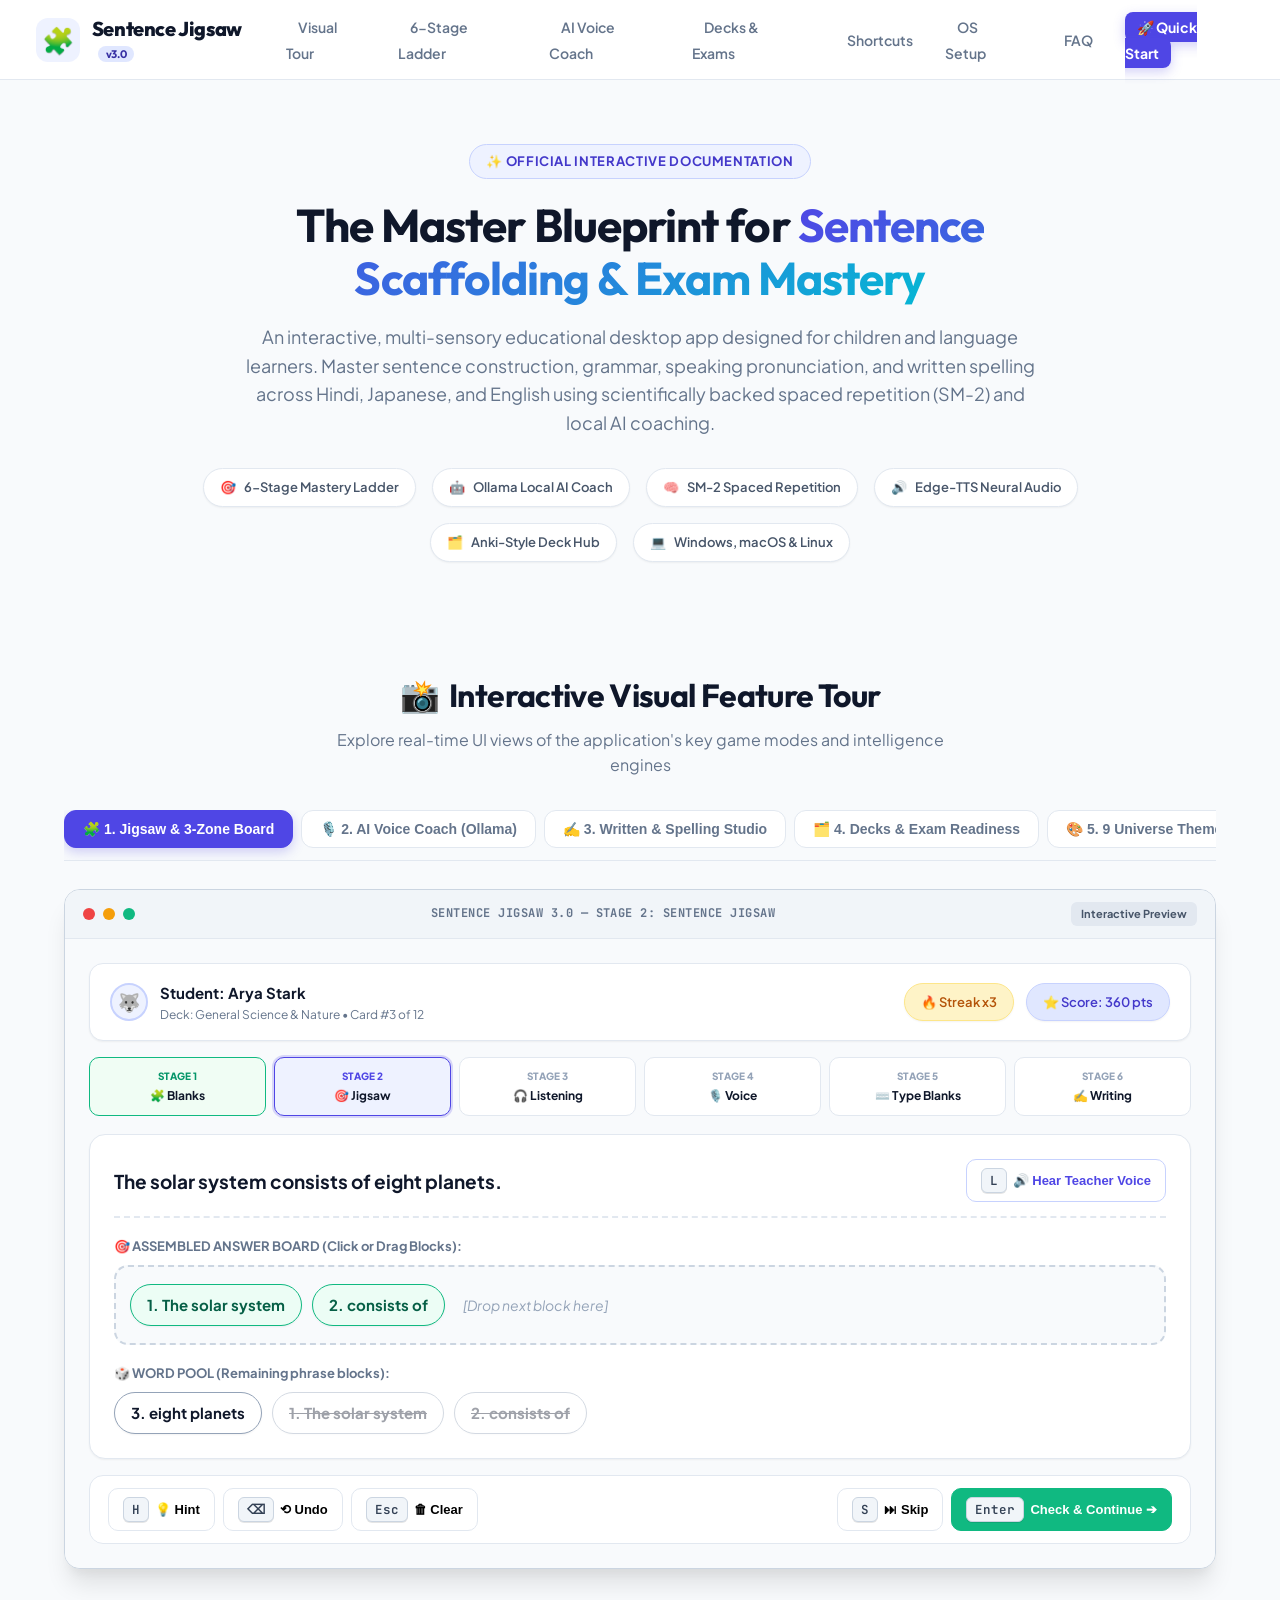
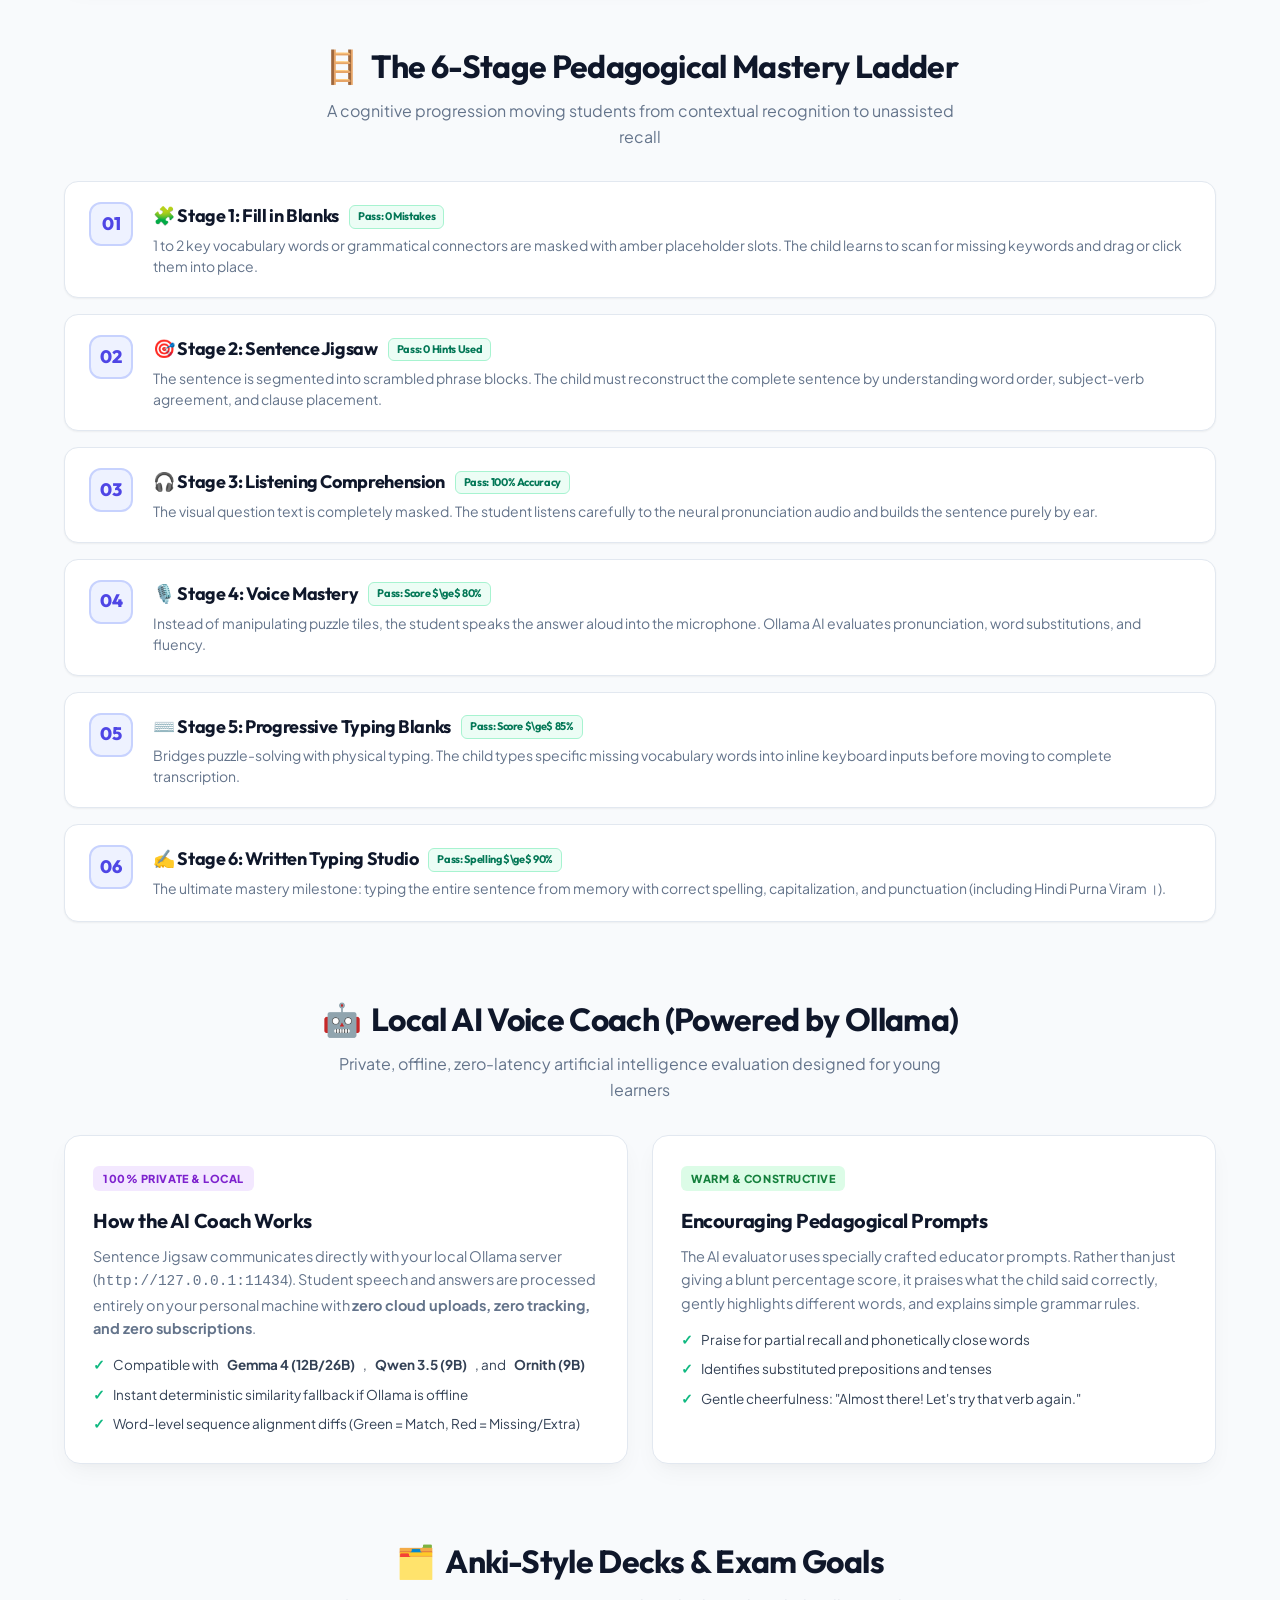
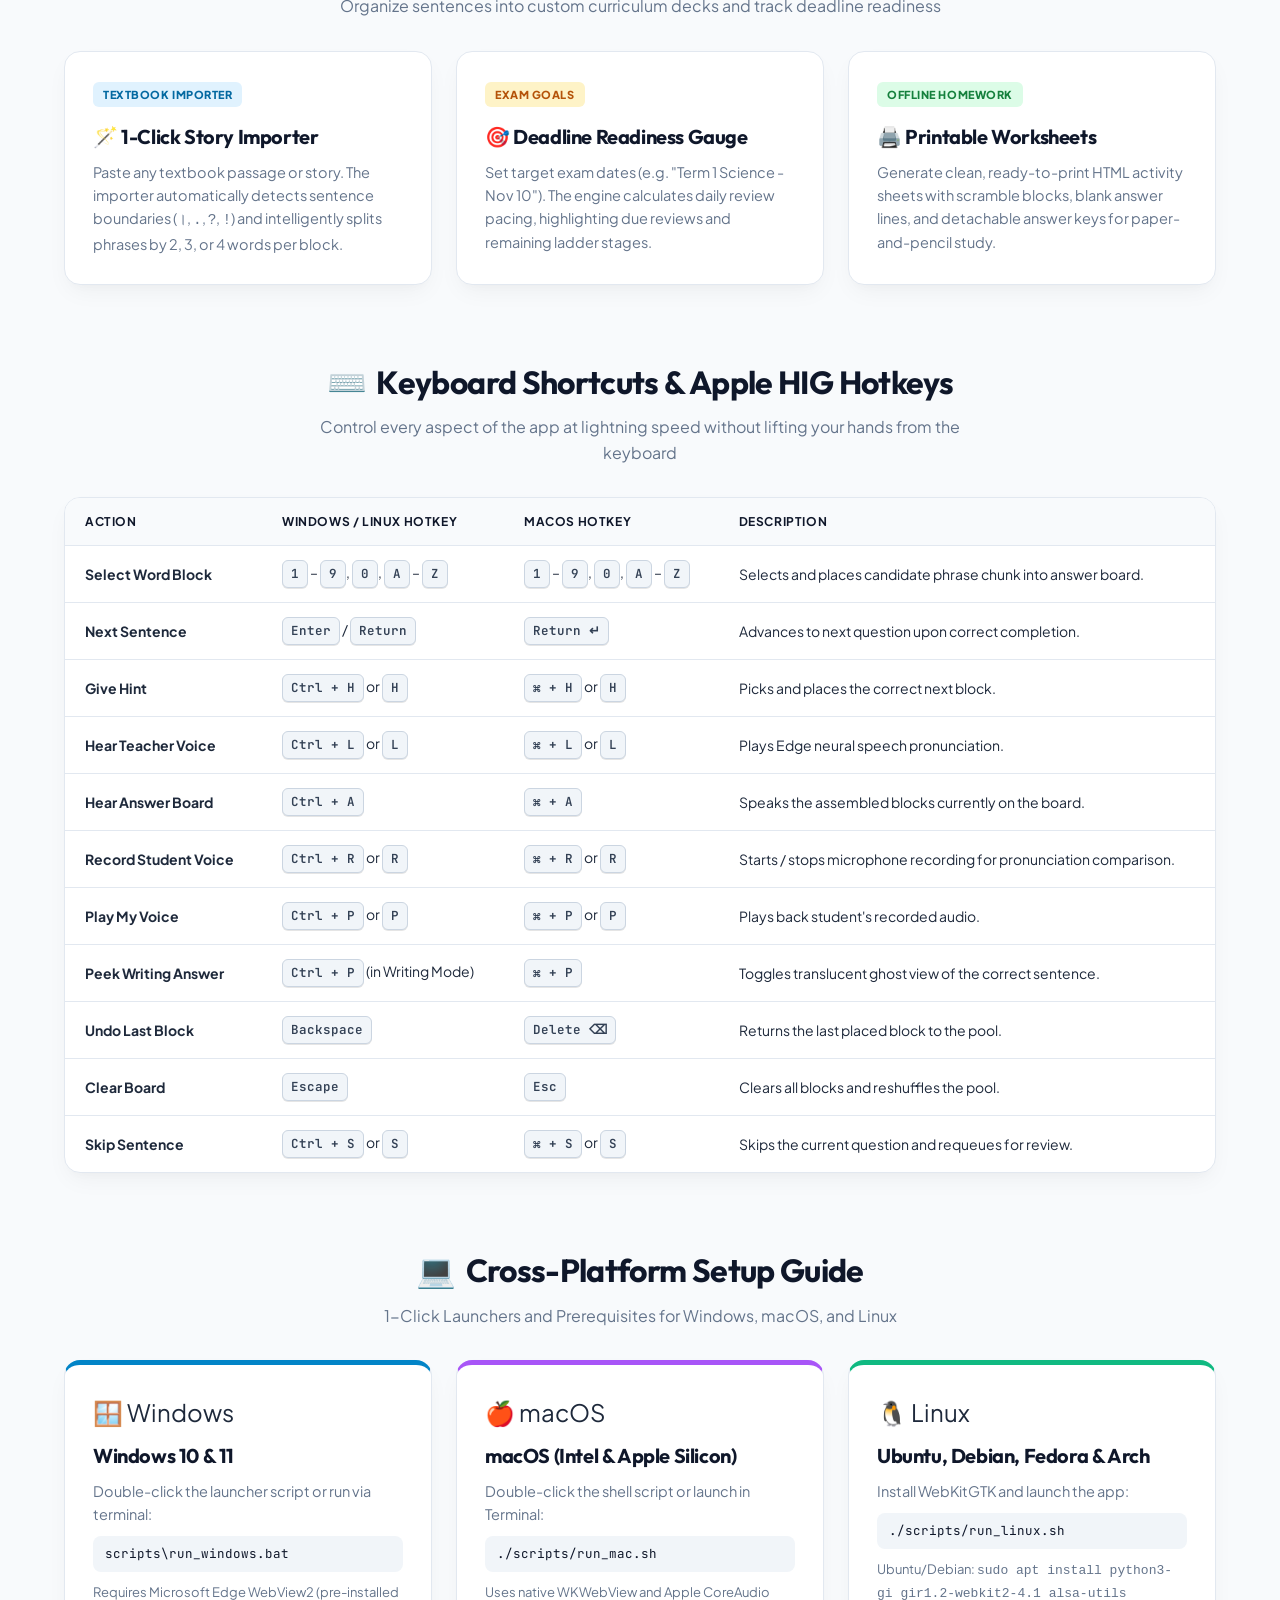
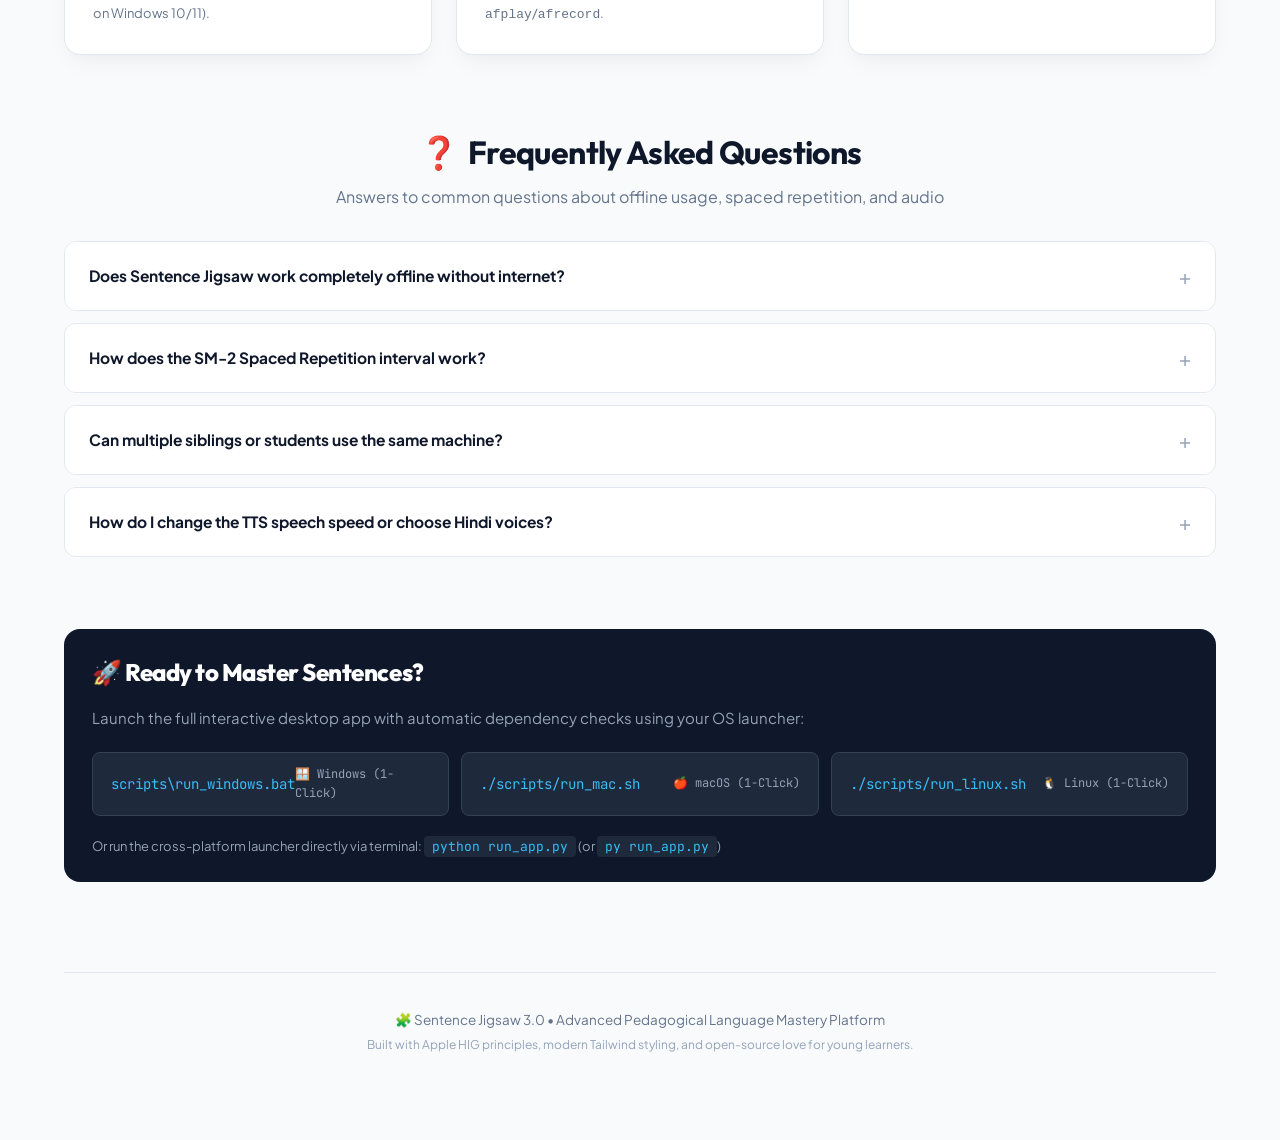
<file: docs/index.html>
<!DOCTYPE html>
<html lang="en">
<head>
  <meta charset="UTF-8">
  <meta name="viewport" content="width=device-width, initial-scale=1.0">
  <title>🧩 Sentence Jigsaw 3.0 — Comprehensive User Guide & Visual Feature Manual</title>
  <link rel="preconnect" href="https://fonts.googleapis.com">
  <link rel="preconnect" href="https://fonts.gstatic.com" crossorigin>
  <link href="https://fonts.googleapis.com/css2?family=Outfit:wght@400;500;600;700;800&family=Plus+Jakarta+Sans:wght@400;500;600;700&family=JetBrains+Mono:wght@400;600&display=swap" rel="stylesheet">
  <style>
    :root {
      --primary: #4f46e5;
      --primary-hover: #4338ca;
      --primary-light: #eef2ff;
      --accent: #0284c7;
      --success: #10b981;
      --warning: #f59e0b;
      --danger: #ef4444;
      --dark: #0f172a;
      --surface: #ffffff;
      --bg: #f8fafc;
      --text-main: #1e293b;
      --text-muted: #64748b;
      --border: #e2e8f0;
      --radius: 16px;
      --shadow-sm: 0 1px 2px 0 rgba(0, 0, 0, 0.05);
      --shadow: 0 10px 25px -5px rgba(0, 0, 0, 0.05), 0 8px 10px -6px rgba(0, 0, 0, 0.02);
      --shadow-lg: 0 20px 25px -5px rgba(0, 0, 0, 0.1), 0 10px 10px -5px rgba(0, 0, 0, 0.04);
    }

    * { margin: 0; padding: 0; box-sizing: border-box; }

    body {
      font-family: 'Plus Jakarta Sans', sans-serif;
      background-color: var(--bg);
      color: var(--text-main);
      line-height: 1.6;
      padding-bottom: 90px;
    }

    h1, h2, h3, h4 {
      font-family: 'Outfit', sans-serif;
      font-weight: 700;
      letter-spacing: -0.02em;
    }

    /* Top Sticky Navigation Bar */
    nav {
      position: sticky;
      top: 0;
      background: rgba(255, 255, 255, 0.92);
      backdrop-filter: blur(14px);
      border-bottom: 1px solid var(--border);
      padding: 14px 36px;
      display: flex;
      justify-content: space-between;
      align-items: center;
      z-index: 1000;
    }

    .nav-brand {
      display: flex;
      align-items: center;
      gap: 12px;
      text-decoration: none;
      color: var(--dark);
    }

    .brand-icon {
      font-size: 26px;
      display: flex;
      align-items: center;
      justify-content: center;
      width: 44px;
      height: 44px;
      background: var(--primary-light);
      border-radius: 12px;
    }

    .brand-text h1 {
      font-size: 20px;
      font-weight: 800;
      color: var(--dark);
      line-height: 1.1;
    }

    .brand-badge {
      display: inline-block;
      font-size: 11px;
      font-weight: 700;
      background: #e0e7ff;
      color: #3730a3;
      padding: 2px 8px;
      border-radius: 999px;
      margin-left: 6px;
    }

    .nav-links {
      display: flex;
      gap: 20px;
      list-style: none;
      align-items: center;
    }

    .nav-links a {
      text-decoration: none;
      color: var(--text-muted);
      font-weight: 600;
      font-size: 14px;
      transition: color 0.15s ease;
      padding: 6px 12px;
      border-radius: 8px;
    }

    .nav-links a:hover {
      color: var(--primary);
      background: var(--primary-light);
    }

    .nav-cta {
      background: var(--primary);
      color: white !important;
      font-weight: 700 !important;
      box-shadow: 0 4px 12px rgba(79, 70, 229, 0.25);
    }

    .nav-cta:hover {
      background: var(--primary-hover) !important;
    }

    /* Hero Banner */
    .hero {
      text-align: center;
      padding: 64px 24px 36px;
      max-width: 960px;
      margin: 0 auto;
    }

    .hero-pill {
      display: inline-flex;
      align-items: center;
      gap: 8px;
      background: #eef2ff;
      border: 1px solid #c7d2fe;
      color: #4338ca;
      padding: 6px 16px;
      border-radius: 999px;
      font-size: 13px;
      font-weight: 700;
      margin-bottom: 20px;
      text-transform: uppercase;
      letter-spacing: 0.05em;
    }

    .hero h2 {
      font-size: 46px;
      line-height: 1.15;
      color: var(--dark);
      margin-bottom: 18px;
    }

    .hero h2 span {
      background: linear-gradient(135deg, #4f46e5 0%, #06b6d4 100%);
      -webkit-background-clip: text;
      -webkit-text-fill-color: transparent;
    }

    .hero p {
      font-size: 18px;
      color: var(--text-muted);
      line-height: 1.6;
      max-width: 800px;
      margin: 0 auto 30px;
    }

    .hero-quick-meta {
      display: flex;
      justify-content: center;
      flex-wrap: wrap;
      gap: 16px;
      margin-top: 20px;
    }

    .meta-chip {
      background: white;
      border: 1px solid var(--border);
      padding: 8px 16px;
      border-radius: 999px;
      font-size: 13px;
      font-weight: 600;
      color: #475569;
      display: flex;
      align-items: center;
      gap: 8px;
      box-shadow: var(--shadow-sm);
    }

    /* Container */
    .container {
      max-width: 1200px;
      margin: 0 auto;
      padding: 0 24px;
    }

    /* Section Layout */
    section {
      margin-top: 72px;
      scroll-margin-top: 90px;
    }

    .section-head {
      margin-bottom: 32px;
      text-align: center;
    }

    .section-head h3 {
      font-size: 32px;
      color: var(--dark);
      display: flex;
      align-items: center;
      justify-content: center;
      gap: 10px;
    }

    .section-head p {
      color: var(--text-muted);
      font-size: 16px;
      margin-top: 6px;
      max-width: 650px;
      margin-left: auto;
      margin-right: auto;
    }

    /* Mockup Screenshot Frame */
    .window-frame {
      background: white;
      border-radius: var(--radius);
      border: 1px solid #cbd5e1;
      box-shadow: var(--shadow-lg);
      overflow: hidden;
      margin: 28px 0 40px;
    }

    .window-titlebar {
      background: #f1f5f9;
      border-bottom: 1px solid #e2e8f0;
      padding: 12px 18px;
      display: flex;
      align-items: center;
      justify-content: space-between;
    }

    .traffic-lights {
      display: flex;
      gap: 8px;
    }

    .light {
      width: 12px;
      height: 12px;
      border-radius: 50%;
    }

    .light.red { background: #ef4444; }
    .light.yellow { background: #f59e0b; }
    .light.green { background: #10b981; }

    .window-title {
      font-size: 12px;
      font-weight: 700;
      color: #64748b;
      letter-spacing: 0.04em;
      text-transform: uppercase;
      font-family: 'JetBrains Mono', monospace;
    }

    .window-action-tag {
      font-size: 11px;
      font-weight: 700;
      background: #e2e8f0;
      color: #475569;
      padding: 3px 10px;
      border-radius: 6px;
    }

    .window-content {
      padding: 24px;
      background: #f8fafc;
    }

    /* Interactive Screenshot Tabs */
    .screenshot-switcher {
      display: flex;
      gap: 8px;
      overflow-x: auto;
      padding-bottom: 12px;
      margin-bottom: 20px;
      border-bottom: 1px solid var(--border);
    }

    .tab-btn {
      background: white;
      border: 1px solid var(--border);
      color: var(--text-muted);
      padding: 10px 18px;
      border-radius: 12px;
      font-size: 14px;
      font-weight: 700;
      cursor: pointer;
      display: flex;
      align-items: center;
      gap: 8px;
      transition: all 0.2s;
      white-space: nowrap;
    }

    .tab-btn:hover {
      background: #f1f5f9;
      color: var(--dark);
    }

    .tab-btn.active {
      background: var(--primary);
      border-color: var(--primary);
      color: white;
      box-shadow: 0 4px 12px rgba(79, 70, 229, 0.25);
    }

    .tab-view {
      display: none;
    }

    .tab-view.active {
      display: block;
      animation: fadeIn 0.25s ease-in-out;
    }

    @keyframes fadeIn {
      from { opacity: 0; transform: translateY(4px); }
      to { opacity: 1; transform: translateY(0); }
    }

    /* UI Simulation Components */
    .mock-header {
      background: white;
      border: 1px solid var(--border);
      border-radius: 14px;
      padding: 16px 20px;
      display: flex;
      justify-content: space-between;
      align-items: center;
      margin-bottom: 16px;
      box-shadow: var(--shadow-sm);
    }

    .mock-profile {
      display: flex;
      align-items: center;
      gap: 12px;
    }

    .avatar-circle {
      width: 38px;
      height: 38px;
      background: #eef2ff;
      border-radius: 50%;
      display: flex;
      align-items: center;
      justify-content: center;
      font-size: 18px;
      border: 2px solid #c7d2fe;
    }

    .mock-stages-ladder {
      display: grid;
      grid-template-columns: repeat(6, 1fr);
      gap: 8px;
      margin-bottom: 18px;
    }

    .ladder-pill {
      background: white;
      border: 1px solid var(--border);
      border-radius: 10px;
      padding: 10px 8px;
      text-align: center;
      transition: all 0.2s;
    }

    .ladder-pill .s-num {
      font-size: 10px;
      font-weight: 800;
      color: #94a3b8;
      text-transform: uppercase;
    }

    .ladder-pill .s-title {
      font-size: 12px;
      font-weight: 700;
      color: var(--dark);
      margin-top: 2px;
    }

    .ladder-pill.active {
      border-color: var(--primary);
      background: #eef2ff;
      box-shadow: 0 0 0 2px rgba(79, 70, 229, 0.2);
    }

    .ladder-pill.active .s-num {
      color: var(--primary);
    }

    .ladder-pill.passed {
      border-color: #10b981;
      background: #f0fdf4;
    }

    .ladder-pill.passed .s-num {
      color: #059669;
    }

    .mock-gameplay-card {
      background: white;
      border: 1px solid var(--border);
      border-radius: 16px;
      padding: 24px;
      box-shadow: var(--shadow-sm);
      margin-bottom: 16px;
    }

    .mock-target-bar {
      font-size: 19px;
      font-weight: 700;
      color: var(--dark);
      border-bottom: 2px dashed #e2e8f0;
      padding-bottom: 14px;
      margin-bottom: 18px;
      display: flex;
      justify-content: space-between;
      align-items: center;
    }

    .mock-board {
      min-height: 80px;
      background: #f8fafc;
      border: 2px dashed #cbd5e1;
      border-radius: 14px;
      padding: 14px;
      display: flex;
      flex-wrap: wrap;
      gap: 10px;
      align-items: center;
      margin-bottom: 18px;
    }

    .mock-chip {
      background: white;
      border: 1.5px solid #cbd5e1;
      color: var(--dark);
      padding: 8px 16px;
      border-radius: 999px;
      font-weight: 700;
      font-size: 15px;
      display: inline-flex;
      align-items: center;
      gap: 6px;
      box-shadow: var(--shadow-sm);
    }

    .mock-chip.correct {
      border-color: #10b981;
      background: #ecfdf5;
      color: #065f46;
    }

    .mock-chip.pool {
      cursor: pointer;
      background: #ffffff;
      border-color: #94a3b8;
    }

    .mock-chip.pool:hover {
      transform: translateY(-2px);
      border-color: var(--primary);
    }

    .mock-chip.blank-slot {
      border: 2px dashed #f59e0b;
      background: #fffbeb;
      color: #b45309;
    }

    .mock-toolbar {
      display: flex;
      justify-content: space-between;
      align-items: center;
      background: white;
      border: 1px solid var(--border);
      border-radius: 14px;
      padding: 12px 18px;
    }

    .mock-btn-group {
      display: flex;
      gap: 8px;
    }

    .mock-btn {
      padding: 8px 14px;
      border-radius: 10px;
      font-size: 13px;
      font-weight: 700;
      border: 1px solid var(--border);
      background: white;
      cursor: pointer;
      display: inline-flex;
      align-items: center;
      gap: 6px;
    }

    .mock-btn.primary {
      background: var(--primary);
      color: white;
      border-color: var(--primary);
    }

    .mock-btn.success {
      background: #10b981;
      color: white;
      border-color: #10b981;
    }

    /* Grid Layouts */
    .grid-2 {
      display: grid;
      grid-template-columns: repeat(auto-fit, minmax(340px, 1fr));
      gap: 24px;
    }

    .grid-3 {
      display: grid;
      grid-template-columns: repeat(auto-fit, minmax(300px, 1fr));
      gap: 24px;
    }

    /* Feature Cards */
    .feature-card {
      background: white;
      border: 1px solid var(--border);
      border-radius: var(--radius);
      padding: 28px;
      box-shadow: var(--shadow);
      transition: all 0.2s;
    }

    .feature-card:hover {
      transform: translateY(-3px);
      box-shadow: 0 16px 30px -10px rgba(0,0,0,0.08);
      border-color: #cbd5e1;
    }

    .card-badge {
      display: inline-block;
      font-size: 11px;
      font-weight: 800;
      text-transform: uppercase;
      letter-spacing: 0.05em;
      padding: 4px 10px;
      border-radius: 6px;
      margin-bottom: 14px;
    }

    .badge-blue { background: #e0f2fe; color: #0369a1; }
    .badge-purple { background: #f3e8ff; color: #7e22ce; }
    .badge-amber { background: #fef3c7; color: #b45309; }
    .badge-green { background: #dcfce7; color: #15803d; }
    .badge-rose { background: #ffe4e6; color: #be123c; }

    .feature-card h4 {
      font-size: 20px;
      color: var(--dark);
      margin-bottom: 8px;
    }

    .feature-card p {
      color: var(--text-muted);
      font-size: 14.5px;
      line-height: 1.6;
    }

    .feature-list {
      margin-top: 14px;
      list-style: none;
      display: flex;
      flex-direction: column;
      gap: 8px;
    }

    .feature-list li {
      font-size: 13.5px;
      color: #334155;
      display: flex;
      align-items: center;
      gap: 8px;
    }

    .feature-list li::before {
      content: "✓";
      color: var(--success);
      font-weight: 800;
    }

    /* 6 Stages Timeline */
    .stage-timeline {
      display: flex;
      flex-direction: column;
      gap: 16px;
    }

    .timeline-item {
      background: white;
      border: 1px solid var(--border);
      border-radius: 14px;
      padding: 20px 24px;
      display: flex;
      align-items: flex-start;
      gap: 20px;
      box-shadow: var(--shadow-sm);
    }

    .timeline-num {
      width: 44px;
      height: 44px;
      background: var(--primary-light);
      border: 2px solid #c7d2fe;
      color: var(--primary);
      border-radius: 12px;
      display: flex;
      align-items: center;
      justify-content: center;
      font-size: 18px;
      font-weight: 800;
      flex-shrink: 0;
      font-family: 'Outfit', sans-serif;
    }

    .timeline-body h4 {
      font-size: 18px;
      color: var(--dark);
      margin-bottom: 4px;
      display: flex;
      align-items: center;
      gap: 10px;
    }

    .pass-threshold-tag {
      font-size: 11px;
      font-weight: 700;
      background: #ecfdf5;
      color: #047857;
      padding: 2px 8px;
      border-radius: 6px;
      border: 1px solid #a7f3d0;
    }

    .timeline-body p {
      color: var(--text-muted);
      font-size: 14px;
      line-height: 1.5;
    }

    /* Keyboard Hotkeys Table */
    .table-container {
      background: white;
      border: 1px solid var(--border);
      border-radius: var(--radius);
      box-shadow: var(--shadow);
      overflow-x: auto;
    }

    table {
      width: 100%;
      border-collapse: collapse;
      text-align: left;
    }

    th, td {
      padding: 14px 20px;
      border-bottom: 1px solid var(--border);
      font-size: 14px;
    }

    th {
      background: #f8fafc;
      font-weight: 700;
      color: var(--dark);
      text-transform: uppercase;
      font-size: 12px;
      letter-spacing: 0.05em;
    }

    tr:last-child td {
      border-bottom: none;
    }

    .kbd {
      font-family: 'JetBrains Mono', monospace;
      background: #f1f5f9;
      border: 1px solid #cbd5e1;
      padding: 3px 8px;
      border-radius: 6px;
      font-size: 12.5px;
      color: #334155;
      font-weight: 600;
      box-shadow: 0 1px 0 rgba(0,0,0,0.1);
      display: inline-block;
    }

    /* FAQ Accordion */
    .faq-list {
      display: flex;
      flex-direction: column;
      gap: 12px;
    }

    .faq-item {
      background: white;
      border: 1px solid var(--border);
      border-radius: 12px;
      overflow: hidden;
    }

    .faq-q {
      padding: 18px 24px;
      font-weight: 700;
      font-size: 15.5px;
      color: var(--dark);
      cursor: pointer;
      display: flex;
      justify-content: space-between;
      align-items: center;
      user-select: none;
      background: white;
    }

    .faq-q:hover {
      background: #f8fafc;
    }

    .faq-q::after {
      content: "+";
      font-size: 20px;
      font-weight: 400;
      color: #94a3b8;
      transition: transform 0.2s;
    }

    .faq-item.open .faq-q::after {
      transform: rotate(45deg);
    }

    .faq-a {
      padding: 0 24px;
      max-height: 0;
      overflow: hidden;
      transition: all 0.25s ease-out;
      color: var(--text-muted);
      font-size: 14.5px;
      line-height: 1.65;
    }

    .faq-item.open .faq-a {
      padding: 0 24px 20px;
      max-height: 500px;
      border-top: 1px solid #f1f5f9;
    }

    /* Launch Command Callout */
    .launch-box {
      background: #0f172a;
      color: #f8fafc;
      border-radius: 16px;
      padding: 24px 28px;
      display: flex;
      flex-direction: column;
      gap: 14px;
      margin-top: 28px;
    }

    .launch-cmd {
      font-family: 'JetBrains Mono', monospace;
      background: #1e293b;
      padding: 12px 18px;
      border-radius: 8px;
      border: 1px solid #334155;
      color: #38bdf8;
      font-size: 14px;
      display: flex;
      align-items: center;
      justify-content: space-between;
    }

    /* Footer */
    footer {
      margin-top: 90px;
      padding-top: 36px;
      border-top: 1px solid var(--border);
      text-align: center;
      color: var(--text-muted);
      font-size: 13.5px;
    }

    @media (max-width: 768px) {
      nav { padding: 14px 20px; }
      .nav-links { display: none; }
      .hero h2 { font-size: 32px; }
      .mock-stages-ladder { grid-template-columns: repeat(3, 1fr); }
    }
  </style>
</head>
<body>

  <!-- 🧭 Navbar -->
  <nav>
    <a href="#" class="nav-brand">
      <div class="brand-icon">🧩</div>
      <div class="brand-text">
        <h1>Sentence Jigsaw <span class="brand-badge">v3.0</span></h1>
      </div>
    </a>
    <ul class="nav-links">
      <li><a href="#visual-tour">Visual Tour</a></li>
      <li><a href="#ladder">6-Stage Ladder</a></li>
      <li><a href="#ai-coach">AI Voice Coach</a></li>
      <li><a href="#deck-exam">Decks & Exams</a></li>
      <li><a href="#hotkeys">Shortcuts</a></li>
      <li><a href="#cross-os">OS Setup</a></li>
      <li><a href="#faq">FAQ</a></li>
      <li><a href="#quickstart" class="nav-cta">🚀 Quick Start</a></li>
    </ul>
  </nav>

  <!-- 🌟 Hero Section -->
  <header class="hero">
    <div class="hero-pill">
      <span>✨ Official Interactive Documentation</span>
    </div>
    <h2>The Master Blueprint for <span>Sentence Scaffolding & Exam Mastery</span></h2>
    <p>
      An interactive, multi-sensory educational desktop app designed for children and language learners. 
      Master sentence construction, grammar, speaking pronunciation, and written spelling across Hindi, Japanese, and English using scientifically backed spaced repetition (SM-2) and local AI coaching.
    </p>

    <div class="hero-quick-meta">
      <div class="meta-chip"><span>🎯</span> 6-Stage Mastery Ladder</div>
      <div class="meta-chip"><span>🤖</span> Ollama Local AI Coach</div>
      <div class="meta-chip"><span>🧠</span> SM-2 Spaced Repetition</div>
      <div class="meta-chip"><span>🔊</span> Edge-TTS Neural Audio</div>
      <div class="meta-chip"><span>🗂️</span> Anki-Style Deck Hub</div>
      <div class="meta-chip"><span>💻</span> Windows, macOS & Linux</div>
    </div>
  </header>

  <main class="container">

    <!-- 🖼️ Visual Tour & Screenshots Showcase -->
    <section id="visual-tour">
      <div class="section-head">
        <h3><span>📸</span> Interactive Visual Feature Tour</h3>
        <p>Explore real-time UI views of the application's key game modes and intelligence engines</p>
      </div>

      <!-- Screenshot Tabs -->
      <div class="screenshot-switcher">
        <button class="tab-btn active" onclick="switchScreenshot('tab-jigsaw')">🧩 1. Jigsaw & 3-Zone Board</button>
        <button class="tab-btn" onclick="switchScreenshot('tab-voice')">🎙️ 2. AI Voice Coach (Ollama)</button>
        <button class="tab-btn" onclick="switchScreenshot('tab-typing')">✍️ 3. Written & Spelling Studio</button>
        <button class="tab-btn" onclick="switchScreenshot('tab-decks')">🗂️ 4. Decks & Exam Readiness</button>
        <button class="tab-btn" onclick="switchScreenshot('tab-themes')">🎨 5. 9 Universe Themes</button>
      </div>

      <!-- Window 1: Jigsaw & 3-Zone Board -->
      <div id="tab-jigsaw" class="tab-view active">
        <div class="window-frame">
          <div class="window-titlebar">
            <div class="traffic-lights">
              <div class="light red"></div>
              <div class="light yellow"></div>
              <div class="light green"></div>
            </div>
            <div class="window-title">Sentence Jigsaw 3.0 — Stage 2: Sentence Jigsaw</div>
            <div class="window-action-tag">Interactive Preview</div>
          </div>
          <div class="window-content">
            <!-- Mock Header -->
            <div class="mock-header">
              <div class="mock-profile">
                <div class="avatar-circle" title="Student Avatar">🐺</div>
                <div>
                  <strong style="color:#0f172a; font-size:15px;">Student: Arya Stark</strong>
                  <div style="font-size:12px; color:#64748b;">Deck: General Science & Nature • Card #3 of 12</div>
                </div>
              </div>
              <div style="display:flex; align-items:center; gap:12px;">
                <span class="meta-chip" style="background:#fef3c7; color:#b45309; border-color:#fde68a;">🔥 Streak x3</span>
                <span class="meta-chip" style="background:#e0e7ff; color:#4338ca; border-color:#c7d2fe;">⭐ Score: 360 pts</span>
              </div>
            </div>

            <!-- 6-Stage Ladder Mini-Bar -->
            <div class="mock-stages-ladder">
              <div class="ladder-pill passed">
                <div class="s-num">Stage 1</div>
                <div class="s-title">🧩 Blanks</div>
              </div>
              <div class="ladder-pill active">
                <div class="s-num">Stage 2</div>
                <div class="s-title">🎯 Jigsaw</div>
              </div>
              <div class="ladder-pill">
                <div class="s-num">Stage 3</div>
                <div class="s-title">🎧 Listening</div>
              </div>
              <div class="ladder-pill">
                <div class="s-num">Stage 4</div>
                <div class="s-title">🎙️ Voice</div>
              </div>
              <div class="ladder-pill">
                <div class="s-num">Stage 5</div>
                <div class="s-title">⌨️ Type Blanks</div>
              </div>
              <div class="ladder-pill">
                <div class="s-num">Stage 6</div>
                <div class="s-title">✍️ Writing</div>
              </div>
            </div>

            <!-- Gameplay Board -->
            <div class="mock-gameplay-card">
              <div class="mock-target-bar">
                <span>The solar system consists of eight planets.</span>
                <button class="mock-btn" style="color:#4f46e5; border-color:#c7d2fe;"><span class="kbd">L</span> 🔊 Hear Teacher Voice</button>
              </div>

              <div style="font-size:13px; font-weight:700; color:#64748b; margin-bottom:8px;">🎯 ASSEMBLED ANSWER BOARD (Click or Drag Blocks):</div>
              <div class="mock-board">
                <span class="mock-chip correct">1. The solar system</span>
                <span class="mock-chip correct">2. consists of</span>
                <span style="font-size:14px; color:#94a3b8; font-style:italic; padding:0 8px;">[Drop next block here]</span>
              </div>

              <div style="font-size:13px; font-weight:700; color:#64748b; margin-bottom:8px;">🎲 WORD POOL (Remaining phrase blocks):</div>
              <div style="display:flex; gap:10px; flex-wrap:wrap;">
                <span class="mock-chip pool">3. eight planets</span>
                <span class="mock-chip pool" style="opacity:0.4; pointer-events:none; text-decoration:line-through;">1. The solar system</span>
                <span class="mock-chip pool" style="opacity:0.4; pointer-events:none; text-decoration:line-through;">2. consists of</span>
              </div>
            </div>

            <!-- Docked Action Bar -->
            <div class="mock-toolbar">
              <div class="mock-btn-group">
                <button class="mock-btn"><span class="kbd">H</span> 💡 Hint</button>
                <button class="mock-btn"><span class="kbd">⌫</span> ⟲ Undo</button>
                <button class="mock-btn"><span class="kbd">Esc</span> 🗑 Clear</button>
              </div>
              <div class="mock-btn-group">
                <button class="mock-btn"><span class="kbd">S</span> ⏭ Skip</button>
                <button class="mock-btn success"><span class="kbd">Enter</span> Check & Continue ➔</button>
              </div>
            </div>
          </div>
        </div>
      </div>

      <!-- Window 2: AI Voice Coach (Ollama) -->
      <div id="tab-voice" class="tab-view">
        <div class="window-frame">
          <div class="window-titlebar">
            <div class="traffic-lights">
              <div class="light red"></div>
              <div class="light yellow"></div>
              <div class="light green"></div>
            </div>
            <div class="window-title">Sentence Jigsaw 3.0 — Stage 4: AI Voice Coach Dialog</div>
            <div class="window-action-tag">Local Ollama Engine</div>
          </div>
          <div class="window-content">
            <div class="mock-gameplay-card" style="border-left:6px solid #4f46e5;">
              <div style="display:flex; justify-content:space-between; align-items:flex-start; margin-bottom:16px;">
                <div>
                  <span class="card-badge badge-purple">🤖 AI Coach Evaluation</span>
                  <h4 style="font-size:22px; color:#0f172a;">Ollama Neural Voice Assessment</h4>
                  <p style="font-size:13px; color:#64748b;">Model: <code>gemma4:12b</code> • Accuracy Score: <strong>88 / 100</strong> (Passed $\ge 80\%$)</p>
                </div>
                <div style="text-align:right;">
                  <div style="font-size:28px; font-weight:800; color:#10b981;">88%</div>
                  <span class="pass-threshold-tag">Pass (Stage Graduated)</span>
                </div>
              </div>

              <!-- Word Sequence Diff -->
              <div style="background:#f8fafc; border:1px solid #e2e8f0; border-radius:12px; padding:16px; margin-bottom:16px;">
                <div style="font-size:12px; font-weight:700; color:#64748b; margin-bottom:8px; text-transform:uppercase;">Word-Level Speech Alignment:</div>
                <div style="display:flex; flex-wrap:wrap; gap:8px; align-items:center;">
                  <span class="mock-chip" style="background:#ecfdf5; border-color:#10b981; color:#065f46;">Plants prepare</span>
                  <span class="mock-chip" style="background:#ecfdf5; border-color:#10b981; color:#065f46;">food through</span>
                  <span class="mock-chip" style="background:#ecfdf5; border-color:#10b981; color:#065f46;">photosynthesis</span>
                  <span class="mock-chip" style="background:#fef2f2; border-color:#ef4444; color:#991b1b; text-decoration:line-through;">with</span>
                  <span class="mock-chip" style="background:#fffbeb; border-color:#f59e0b; color:#b45309;">➔ expected: "using"</span>
                  <span class="mock-chip" style="background:#ecfdf5; border-color:#10b981; color:#065f46;">sunlight</span>
                </div>
              </div>

              <!-- Gentle Feedback Card -->
              <div style="background:#eff6ff; border:1px solid #bfdbfe; border-radius:12px; padding:16px; margin-bottom:16px;">
                <strong style="color:#1e40af; font-size:14px;">👩‍🏫 Teacher's Gentle Feedback:</strong>
                <p style="color:#1e3a8a; font-size:14px; margin-top:4px;">
                  "Wonderful job pronouncing photosynthesis! You said <em>'with sunlight'</em>, whereas the textbook uses <em>'using sunlight'</em>. Both communicate the idea, but remember 'using' for your written science exam!"
                </p>
              </div>

              <div style="display:flex; justify-content:space-between; align-items:center;">
                <button class="mock-btn" style="color:#4f46e5; border-color:#c7d2fe;"><span class="kbd">P</span> ▶️ Play My Spoken Audio</button>
                <button class="mock-btn primary">Advance to Stage 5 ➔</button>
              </div>
            </div>
          </div>
        </div>
      </div>

      <!-- Window 3: Written & Spelling Studio -->
      <div id="tab-typing" class="tab-view">
        <div class="window-frame">
          <div class="window-titlebar">
            <div class="traffic-lights">
              <div class="light red"></div>
              <div class="light yellow"></div>
              <div class="light green"></div>
            </div>
            <div class="window-title">Sentence Jigsaw 3.0 — Stage 6: Written Typing Studio</div>
            <div class="window-action-tag">Real-Time Levenshtein Spellcheck</div>
          </div>
          <div class="window-content">
            <div class="mock-gameplay-card">
              <div class="mock-target-bar">
                <span>Stage 6: Written Spelling & Punctuation Practice</span>
                <button class="mock-btn" style="color:#64748b;"><span class="kbd">Ctrl+P</span> 👻 Peek Ghost Answer</button>
              </div>

              <div style="margin-bottom:14px;">
                <label style="display:block; font-size:13px; font-weight:700; color:#64748b; margin-bottom:6px;">Type the complete sentence from memory:</label>
                <input type="text" value="Water evaporates into vapor when heated." readonly style="width:100%; padding:14px 18px; border-radius:12px; border:2px solid #10b981; font-size:17px; font-weight:600; background:#f0fdf4; color:#065f46; font-family:'Plus Jakarta Sans', sans-serif;">
              </div>

              <!-- Spelling Radar -->
              <div style="display:grid; grid-template-columns: repeat(4, 1fr); gap:12px; margin-top:18px;">
                <div style="background:#f8fafc; border:1px solid #e2e8f0; border-radius:10px; padding:12px; text-align:center;">
                  <div style="font-size:11px; font-weight:700; color:#64748b;">ACCURACY</div>
                  <div style="font-size:22px; font-weight:800; color:#10b981;">100%</div>
                </div>
                <div style="background:#f8fafc; border:1px solid #e2e8f0; border-radius:10px; padding:12px; text-align:center;">
                  <div style="font-size:11px; font-weight:700; color:#64748b;">SPELLING TYPOS</div>
                  <div style="font-size:22px; font-weight:800; color:#059669;">0</div>
                </div>
                <div style="background:#f8fafc; border:1px solid #e2e8f0; border-radius:10px; padding:12px; text-align:center;">
                  <div style="font-size:11px; font-weight:700; color:#64748b;">PUNCTUATION</div>
                  <div style="font-size:22px; font-weight:800; color:#10b981;">Perfect (.)</div>
                </div>
                <div style="background:#f8fafc; border:1px solid #e2e8f0; border-radius:10px; padding:12px; text-align:center;">
                  <div style="font-size:11px; font-weight:700; color:#64748b;">SM-2 STATUS</div>
                  <div style="font-size:22px; font-weight:800; color:#4f46e5;">⭐ Mastered</div>
                </div>
              </div>
            </div>
          </div>
        </div>
      </div>

      <!-- Window 4: Decks & Exam Readiness -->
      <div id="tab-decks" class="tab-view">
        <div class="window-frame">
          <div class="window-titlebar">
            <div class="traffic-lights">
              <div class="light red"></div>
              <div class="light yellow"></div>
              <div class="light green"></div>
            </div>
            <div class="window-title">Sentence Jigsaw 3.0 — Anki-Style Deck Hub & Exam Goals</div>
            <div class="window-action-tag">Card Distribution</div>
          </div>
          <div class="window-content">
            <div class="grid-3" style="margin-bottom:16px;">
              <!-- Deck Card 1 -->
              <div class="feature-card" style="border-top:5px solid #4f46e5;">
                <span class="card-badge badge-blue">Science • Class 4</span>
                <h4>General Science & Nature</h4>
                <p>Foundational science concepts: states of matter, photosynthesis, planets.</p>
                <div style="display:flex; justify-content:space-between; align-items:center; margin-top:16px; font-size:13px; font-weight:700; color:#475569;">
                  <span>📚 24 Sentences</span>
                  <span style="color:#10b981;">82% Ready</span>
                </div>
              </div>

              <!-- Deck Card 2 -->
              <div class="feature-card" style="border-top:5px solid #f59e0b;">
                <span class="card-badge badge-amber">Hindi • Grade 7</span>
                <h4>कक्षा 7: हिंदी व्याकरण और पाठ</h4>
                <p>कारक, काल, संधि और मुहावरों पर आधारित वाक्य पहेलियाँ।</p>
                <div style="display:flex; justify-content:space-between; align-items:center; margin-top:16px; font-size:13px; font-weight:700; color:#475569;">
                  <span>📚 36 Sentences</span>
                  <span style="color:#f59e0b;">64% Ready</span>
                </div>
              </div>

              <!-- Deck Card 3 -->
              <div class="feature-card" style="border-top:5px solid #ec4899;">
                <span class="card-badge badge-rose">Japanese • N5</span>
                <h4>日本語 初級 (JLPT N5)</h4>
                <p>Hiragana, Katakana, and basic SOV grammatical sentence ordering.</p>
                <div style="display:flex; justify-content:space-between; align-items:center; margin-top:16px; font-size:13px; font-weight:700; color:#475569;">
                  <span>📚 18 Sentences</span>
                  <span style="color:#4f46e5;">95% Ready</span>
                </div>
              </div>
            </div>

            <!-- Exam Goal Meter -->
            <div style="background:white; border:1px solid var(--border); border-radius:14px; padding:20px; display:flex; justify-content:space-between; align-items:center;">
              <div>
                <strong style="color:#0f172a; font-size:16px;">🎯 Current Exam Goal: Class 4 Science Mid-Term</strong>
                <p style="font-size:13px; color:#64748b;">Target Date: Oct 15 (14 Days Remaining) • 28 of 35 Cards Mastered</p>
              </div>
              <div style="width:240px;">
                <div style="display:flex; justify-content:space-between; font-size:12px; font-weight:700; margin-bottom:6px;">
                  <span>Exam Readiness Gauge</span>
                  <span style="color:#10b981;">80%</span>
                </div>
                <div style="height:10px; background:#e2e8f0; border-radius:999px; overflow:hidden;">
                  <div style="width:80%; height:100%; background:linear-gradient(90deg, #4f46e5, #10b981);"></div>
                </div>
              </div>
            </div>
          </div>
        </div>
      </div>

      <!-- Window 5: 9 Universe Themes -->
      <div id="tab-themes" class="tab-view">
        <div class="window-frame">
          <div class="window-titlebar">
            <div class="traffic-lights">
              <div class="light red"></div>
              <div class="light yellow"></div>
              <div class="light green"></div>
            </div>
            <div class="window-title">Sentence Jigsaw 3.0 — 9 Immersive Universe Themes</div>
            <div class="window-action-tag">Interactive Particle Engine</div>
          </div>
          <div class="window-content">
            <div class="grid-3">
              <div style="background:#fdf2f8; border:2px solid #fbcfe8; border-radius:12px; padding:16px; text-align:center;">
                <div style="font-size:28px;">🌸</div>
                <strong style="color:#831843;">Sakura Blossom</strong>
                <p style="font-size:12px; color:#9d174d; margin-top:4px;">Gentle drifting cherry blossom petals and spring breeze tones.</p>
              </div>
              <div style="background:#090d16; border:2px solid #1e293b; border-radius:12px; padding:16px; text-align:center;">
                <div style="font-size:28px;">🚀</div>
                <strong style="color:#38bdf8;">Space Explorer</strong>
                <p style="font-size:12px; color:#94a3b8; margin-top:4px;">Deep cosmic starfield with twinkling distant galaxies.</p>
              </div>
              <div style="background:#18181b; border:2px solid #27272a; border-radius:12px; padding:16px; text-align:center;">
                <div style="font-size:28px;">🌙</div>
                <strong style="color:#e4e4e7;">Cozy Dark Mode</strong>
                <p style="font-size:12px; color:#a1a1aa; margin-top:4px;">Minimalist low-light contrast designed for comfortable night study.</p>
              </div>
              <div style="background:#450a0a; border:2px solid #7f1d1d; border-radius:12px; padding:16px; text-align:center;">
                <div style="font-size:28px;">🌋</div>
                <strong style="color:#fca5a5;">Lava Volcano</strong>
                <p style="font-size:12px; color:#fecaca; margin-top:4px;">Energetic fiery embers and blazing magma glow.</p>
              </div>
              <div style="background:#ecfdf5; border:2px solid #a7f3d0; border-radius:12px; padding:16px; text-align:center;">
                <div style="font-size:28px;">🧚</div>
                <strong style="color:#065f46;">Fairy Garden</strong>
                <p style="font-size:12px; color:#047857; margin-top:4px;">Enchanted fireflies and shimmering woodland spores.</p>
              </div>
              <div style="background:#f0f9ff; border:2px solid #bae6fd; border-radius:12px; padding:16px; text-align:center;">
                <div style="font-size:28px;">🌊</div>
                <strong style="color:#0369a1;">Deep Ocean</strong>
                <p style="font-size:12px; color:#0284c7; margin-top:4px;">Floating underwater bubble ripples and marine bioluminescence.</p>
              </div>
            </div>
          </div>
        </div>
      </div>
    </section>

    <!-- 🪜 The 6-Stage Mastery Ladder -->
    <section id="ladder">
      <div class="section-head">
        <h3><span>🪜</span> The 6-Stage Pedagogical Mastery Ladder</h3>
        <p>A cognitive progression moving students from contextual recognition to unassisted recall</p>
      </div>

      <div class="stage-timeline">
        <div class="timeline-item">
          <div class="timeline-num">01</div>
          <div class="timeline-body">
            <h4>🧩 Stage 1: Fill in Blanks <span class="pass-threshold-tag">Pass: 0 Mistakes</span></h4>
            <p>1 to 2 key vocabulary words or grammatical connectors are masked with amber placeholder slots. The child learns to scan for missing keywords and drag or click them into place.</p>
          </div>
        </div>

        <div class="timeline-item">
          <div class="timeline-num">02</div>
          <div class="timeline-body">
            <h4>🎯 Stage 2: Sentence Jigsaw <span class="pass-threshold-tag">Pass: 0 Hints Used</span></h4>
            <p>The sentence is segmented into scrambled phrase blocks. The child must reconstruct the complete sentence by understanding word order, subject-verb agreement, and clause placement.</p>
          </div>
        </div>

        <div class="timeline-item">
          <div class="timeline-num">03</div>
          <div class="timeline-body">
            <h4>🎧 Stage 3: Listening Comprehension <span class="pass-threshold-tag">Pass: 100% Accuracy</span></h4>
            <p>The visual question text is completely masked. The student listens carefully to the neural pronunciation audio and builds the sentence purely by ear.</p>
          </div>
        </div>

        <div class="timeline-item">
          <div class="timeline-num">04</div>
          <div class="timeline-body">
            <h4>🎙️ Stage 4: Voice Mastery <span class="pass-threshold-tag">Pass: Score $\ge$ 80%</span></h4>
            <p>Instead of manipulating puzzle tiles, the student speaks the answer aloud into the microphone. Ollama AI evaluates pronunciation, word substitutions, and fluency.</p>
          </div>
        </div>

        <div class="timeline-item">
          <div class="timeline-num">05</div>
          <div class="timeline-body">
            <h4>⌨️ Stage 5: Progressive Typing Blanks <span class="pass-threshold-tag">Pass: Score $\ge$ 85%</span></h4>
            <p>Bridges puzzle-solving with physical typing. The child types specific missing vocabulary words into inline keyboard inputs before moving to complete transcription.</p>
          </div>
        </div>

        <div class="timeline-item">
          <div class="timeline-num">06</div>
          <div class="timeline-body">
            <h4>✍️ Stage 6: Written Typing Studio <span class="pass-threshold-tag">Pass: Spelling $\ge$ 90%</span></h4>
            <p>The ultimate mastery milestone: typing the entire sentence from memory with correct spelling, capitalization, and punctuation (including Hindi Purna Viram <code>।</code>).</p>
          </div>
        </div>
      </div>
    </section>

    <!-- 🤖 Local AI Voice Coach -->
    <section id="ai-coach">
      <div class="section-head">
        <h3><span>🤖</span> Local AI Voice Coach (Powered by Ollama)</h3>
        <p>Private, offline, zero-latency artificial intelligence evaluation designed for young learners</p>
      </div>

      <div class="grid-2">
        <div class="feature-card">
          <span class="card-badge badge-purple">100% Private & Local</span>
          <h4>How the AI Coach Works</h4>
          <p>
            Sentence Jigsaw communicates directly with your local Ollama server (<code>http://127.0.0.1:11434</code>). Student speech and answers are processed entirely on your personal machine with <strong>zero cloud uploads, zero tracking, and zero subscriptions</strong>.
          </p>
          <ul class="feature-list">
            <li>Compatible with <strong>Gemma 4 (12B/26B)</strong>, <strong>Qwen 3.5 (9B)</strong>, and <strong>Ornith (9B)</strong></li>
            <li>Instant deterministic similarity fallback if Ollama is offline</li>
            <li>Word-level sequence alignment diffs (Green = Match, Red = Missing/Extra)</li>
          </ul>
        </div>

        <div class="feature-card">
          <span class="card-badge badge-green">Warm & Constructive</span>
          <h4>Encouraging Pedagogical Prompts</h4>
          <p>
            The AI evaluator uses specially crafted educator prompts. Rather than just giving a blunt percentage score, it praises what the child said correctly, gently highlights different words, and explains simple grammar rules.
          </p>
          <ul class="feature-list">
            <li>Praise for partial recall and phonetically close words</li>
            <li>Identifies substituted prepositions and tenses</li>
            <li>Gentle cheerfulness: "Almost there! Let's try that verb again."</li>
          </ul>
        </div>
      </div>
    </section>

    <!-- 🗂️ Deck Management & Exam Readiness -->
    <section id="deck-exam">
      <div class="section-head">
        <h3><span>🗂️</span> Anki-Style Decks & Exam Goals</h3>
        <p>Organize sentences into custom curriculum decks and track deadline readiness</p>
      </div>

      <div class="grid-3">
        <div class="feature-card">
          <span class="card-badge badge-blue">Textbook Importer</span>
          <h4>🪄 1-Click Story Importer</h4>
          <p>
            Paste any textbook passage or story. The importer automatically detects sentence boundaries (<code>।</code>, <code>.</code>, <code>?</code>, <code>!</code>) and intelligently splits phrases by 2, 3, or 4 words per block.
          </p>
        </div>

        <div class="feature-card">
          <span class="card-badge badge-amber">Exam Goals</span>
          <h4>🎯 Deadline Readiness Gauge</h4>
          <p>
            Set target exam dates (e.g. "Term 1 Science - Nov 10"). The engine calculates daily review pacing, highlighting due reviews and remaining ladder stages.
          </p>
        </div>

        <div class="feature-card">
          <span class="card-badge badge-green">Offline Homework</span>
          <h4>🖨️ Printable Worksheets</h4>
          <p>
            Generate clean, ready-to-print HTML activity sheets with scramble blocks, blank answer lines, and detachable answer keys for paper-and-pencil study.
          </p>
        </div>
      </div>
    </section>

    <!-- ⌨️ Keyboard Shortcuts Reference -->
    <section id="hotkeys">
      <div class="section-head">
        <h3><span>⌨️</span> Keyboard Shortcuts & Apple HIG Hotkeys</h3>
        <p>Control every aspect of the app at lightning speed without lifting your hands from the keyboard</p>
      </div>

      <div class="table-container">
        <table>
          <thead>
            <tr>
              <th>Action</th>
              <th>Windows / Linux Hotkey</th>
              <th>macOS Hotkey</th>
              <th>Description</th>
            </tr>
          </thead>
          <tbody>
            <tr>
              <td><strong>Select Word Block</strong></td>
              <td><span class="kbd">1</span> – <span class="kbd">9</span>, <span class="kbd">0</span>, <span class="kbd">A</span> – <span class="kbd">Z</span></td>
              <td><span class="kbd">1</span> – <span class="kbd">9</span>, <span class="kbd">0</span>, <span class="kbd">A</span> – <span class="kbd">Z</span></td>
              <td>Selects and places candidate phrase chunk into answer board.</td>
            </tr>
            <tr>
              <td><strong>Next Sentence</strong></td>
              <td><span class="kbd">Enter</span> / <span class="kbd">Return</span></td>
              <td><span class="kbd">Return ↵</span></td>
              <td>Advances to next question upon correct completion.</td>
            </tr>
            <tr>
              <td><strong>Give Hint</strong></td>
              <td><span class="kbd">Ctrl + H</span> or <span class="kbd">H</span></td>
              <td><span class="kbd">⌘ + H</span> or <span class="kbd">H</span></td>
              <td>Picks and places the correct next block.</td>
            </tr>
            <tr>
              <td><strong>Hear Teacher Voice</strong></td>
              <td><span class="kbd">Ctrl + L</span> or <span class="kbd">L</span></td>
              <td><span class="kbd">⌘ + L</span> or <span class="kbd">L</span></td>
              <td>Plays Edge neural speech pronunciation.</td>
            </tr>
            <tr>
              <td><strong>Hear Answer Board</strong></td>
              <td><span class="kbd">Ctrl + A</span></td>
              <td><span class="kbd">⌘ + A</span></td>
              <td>Speaks the assembled blocks currently on the board.</td>
            </tr>
            <tr>
              <td><strong>Record Student Voice</strong></td>
              <td><span class="kbd">Ctrl + R</span> or <span class="kbd">R</span></td>
              <td><span class="kbd">⌘ + R</span> or <span class="kbd">R</span></td>
              <td>Starts / stops microphone recording for pronunciation comparison.</td>
            </tr>
            <tr>
              <td><strong>Play My Voice</strong></td>
              <td><span class="kbd">Ctrl + P</span> or <span class="kbd">P</span></td>
              <td><span class="kbd">⌘ + P</span> or <span class="kbd">P</span></td>
              <td>Plays back student's recorded audio.</td>
            </tr>
            <tr>
              <td><strong>Peek Writing Answer</strong></td>
              <td><span class="kbd">Ctrl + P</span> (in Writing Mode)</td>
              <td><span class="kbd">⌘ + P</span></td>
              <td>Toggles translucent ghost view of the correct sentence.</td>
            </tr>
            <tr>
              <td><strong>Undo Last Block</strong></td>
              <td><span class="kbd">Backspace</span></td>
              <td><span class="kbd">Delete ⌫</span></td>
              <td>Returns the last placed block to the pool.</td>
            </tr>
            <tr>
              <td><strong>Clear Board</strong></td>
              <td><span class="kbd">Escape</span></td>
              <td><span class="kbd">Esc</span></td>
              <td>Clears all blocks and reshuffles the pool.</td>
            </tr>
            <tr>
              <td><strong>Skip Sentence</strong></td>
              <td><span class="kbd">Ctrl + S</span> or <span class="kbd">S</span></td>
              <td><span class="kbd">⌘ + S</span> or <span class="kbd">S</span></td>
              <td>Skips the current question and requeues for review.</td>
            </tr>
          </tbody>
        </table>
      </div>
    </section>

    <!-- 💻 Cross-OS Setup Guide -->
    <section id="cross-os">
      <div class="section-head">
        <h3><span>💻</span> Cross-Platform Setup Guide</h3>
        <p>1-Click Launchers and Prerequisites for Windows, macOS, and Linux</p>
      </div>

      <div class="grid-3">
        <!-- Windows -->
        <div class="feature-card" style="border-top:5px solid #0284c7;">
          <div style="font-size:24px; margin-bottom:8px;">🪟 Windows</div>
          <h4>Windows 10 & 11</h4>
          <p>Double-click the launcher script or run via terminal:</p>
          <div style="background:#f1f5f9; padding:8px 12px; border-radius:8px; font-family:'JetBrains Mono', monospace; font-size:12.5px; margin:10px 0; color:#0f172a;">
            scripts\run_windows.bat
          </div>
          <p style="font-size:13px; color:#64748b;">Requires Microsoft Edge WebView2 (pre-installed on Windows 10/11).</p>
        </div>

        <!-- macOS -->
        <div class="feature-card" style="border-top:5px solid #a855f7;">
          <div style="font-size:24px; margin-bottom:8px;">🍎 macOS</div>
          <h4>macOS (Intel & Apple Silicon)</h4>
          <p>Double-click the shell script or launch in Terminal:</p>
          <div style="background:#f1f5f9; padding:8px 12px; border-radius:8px; font-family:'JetBrains Mono', monospace; font-size:12.5px; margin:10px 0; color:#0f172a;">
            ./scripts/run_mac.sh
          </div>
          <p style="font-size:13px; color:#64748b;">Uses native WKWebView and Apple CoreAudio <code>afplay</code>/<code>afrecord</code>.</p>
        </div>

        <!-- Linux -->
        <div class="feature-card" style="border-top:5px solid #10b981;">
          <div style="font-size:24px; margin-bottom:8px;">🐧 Linux</div>
          <h4>Ubuntu, Debian, Fedora & Arch</h4>
          <p>Install WebKitGTK and launch the app:</p>
          <div style="background:#f1f5f9; padding:8px 12px; border-radius:8px; font-family:'JetBrains Mono', monospace; font-size:12.5px; margin:10px 0; color:#0f172a;">
            ./scripts/run_linux.sh
          </div>
          <p style="font-size:13px; color:#64748b;">Ubuntu/Debian: <code>sudo apt install python3-gi gir1.2-webkit2-4.1 alsa-utils</code></p>
        </div>
      </div>
    </section>

    <!-- ❓ FAQ -->
    <section id="faq">
      <div class="section-head">
        <h3><span>❓</span> Frequently Asked Questions</h3>
        <p>Answers to common questions about offline usage, spaced repetition, and audio</p>
      </div>

      <div class="faq-list">
        <div class="faq-item">
          <div class="faq-q" onclick="toggleFaq(this)">Does Sentence Jigsaw work completely offline without internet?</div>
          <div class="faq-a">
            <strong>Yes!</strong> All sentence decks, user profiles, SM-2 repetition schedules, UI sounds, and dictionary definitions are cached locally on your device. Only Neural TTS audio fetching requires internet access on the very first playback (which is then cached permanently on disk for offline replay). Local Ollama AI evaluation is also 100% offline.
          </div>
        </div>

        <div class="faq-item">
          <div class="faq-q" onclick="toggleFaq(this)">How does the SM-2 Spaced Repetition interval work?</div>
          <div class="faq-a">
            When a student completes a sentence flawlessly without hints, the interval between reviews expands: <strong>1 day ➔ 3 days ➔ 7 days ➔ 16 days ➔ 35 days</strong>. If an error is made, the interval resets to 0 days, ensuring the child reviews difficult sentences today until mastery is restored.
          </div>
        </div>

        <div class="faq-item">
          <div class="faq-q" onclick="toggleFaq(this)">Can multiple siblings or students use the same machine?</div>
          <div class="faq-a">
            <strong>Absolutely.</strong> Click the Profile selector in the top-left toolbar to create or switch profiles. Each student receives isolated spaced repetition memory, custom avatar choices, independent settings, and separate exam countdown goals.
          </div>
        </div>

        <div class="faq-item">
          <div class="faq-q" onclick="toggleFaq(this)">How do I change the TTS speech speed or choose Hindi voices?</div>
          <div class="faq-a">
            Open <strong>⚙️ Settings</strong> in the top toolbar. You can adjust the speech rate (-25% Slow, Normal, +20% Fast), select specific neural voices (e.g. <code>hi-IN-SwaraNeural</code> for Hindi or <code>en-IN-NeerjaNeural</code> for English), and toggle background sound effects.
          </div>
        </div>
      </div>
    </section>

    <!-- 🚀 Quick Start Callout -->
    <section id="quickstart">
      <div class="launch-box">
        <h3 style="font-size:24px; font-weight:800; color:white;">🚀 Ready to Master Sentences?</h3>
        <p style="color:#94a3b8; font-size:15px;">Launch the full interactive desktop app with automatic dependency checks using your OS launcher:</p>
        <div style="display:grid; grid-template-columns: repeat(auto-fit, minmax(260px, 1fr)); gap: 12px; margin-top: 8px;">
          <div class="launch-cmd">
            <span>scripts\run_windows.bat</span>
            <span style="color:#94a3b8; font-size:12px;">🪟 Windows (1-Click)</span>
          </div>
          <div class="launch-cmd">
            <span>./scripts/run_mac.sh</span>
            <span style="color:#94a3b8; font-size:12px;">🍎 macOS (1-Click)</span>
          </div>
          <div class="launch-cmd">
            <span>./scripts/run_linux.sh</span>
            <span style="color:#94a3b8; font-size:12px;">🐧 Linux (1-Click)</span>
          </div>
        </div>
        <p style="color:#94a3b8; font-size:13px; margin-top:6px;">Or run the cross-platform launcher directly via terminal: <code style="color:#38bdf8; background:#1e293b; padding:2px 8px; border-radius:4px; font-family:'JetBrains Mono', monospace;">python run_app.py</code> (or <code style="color:#38bdf8; background:#1e293b; padding:2px 8px; border-radius:4px; font-family:'JetBrains Mono', monospace;">py run_app.py</code>)</p>
      </div>
    </section>

    <!-- Footer -->
    <footer>
      <p>🧩 Sentence Jigsaw 3.0 • Advanced Pedagogical Language Mastery Platform</p>
      <p style="margin-top:4px; font-size:12px; color:#94a3b8;">Built with Apple HIG principles, modern Tailwind styling, and open-source love for young learners.</p>
    </footer>

  </main>

  <!-- Interactive Tab Switcher Script -->
  <script>
    function switchScreenshot(tabId) {
      document.querySelectorAll('.tab-btn').forEach(btn => btn.classList.remove('active'));
      document.querySelectorAll('.tab-view').forEach(view => view.classList.remove('active'));

      const activeView = document.getElementById(tabId);
      if (activeView) activeView.classList.add('active');

      event.currentTarget.classList.add('active');
    }

    function toggleFaq(headerEl) {
      const item = headerEl.parentElement;
      item.classList.toggle('open');
    }
  </script>
</body>
</html>
</file>
